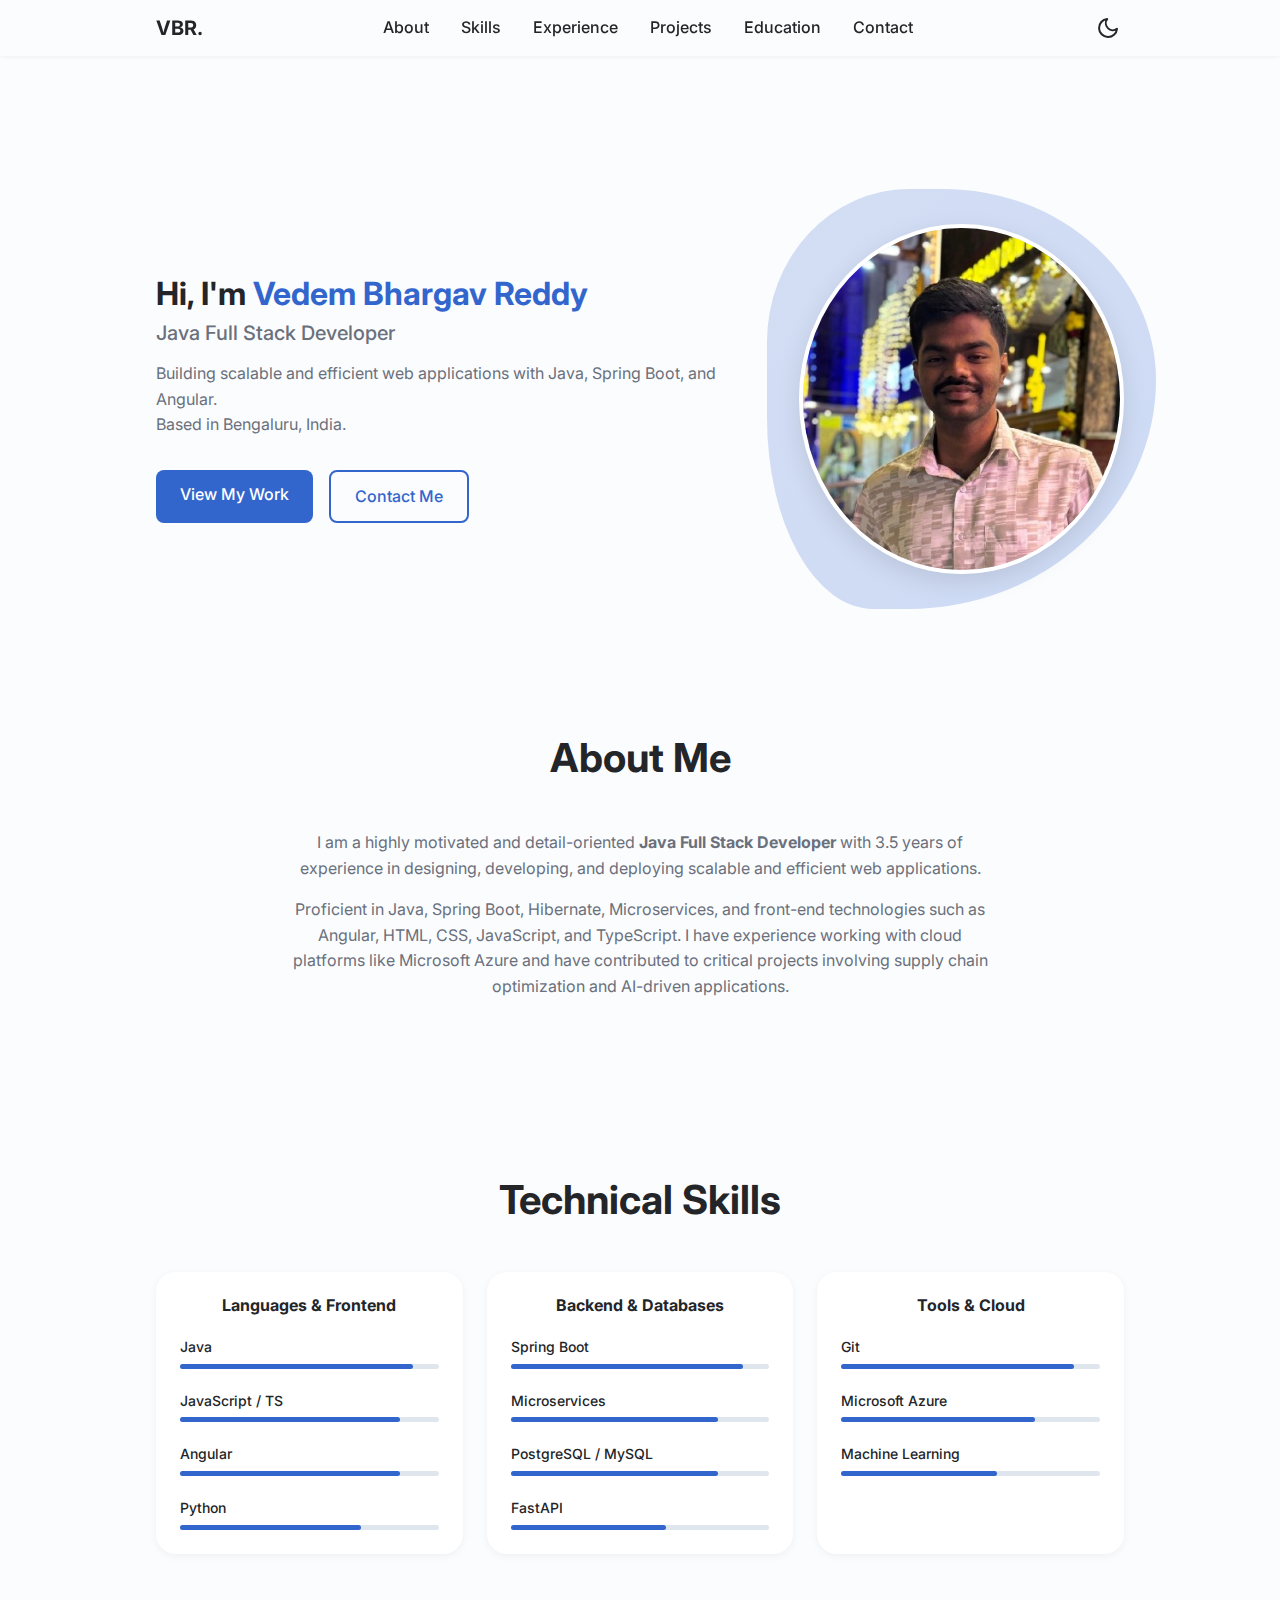
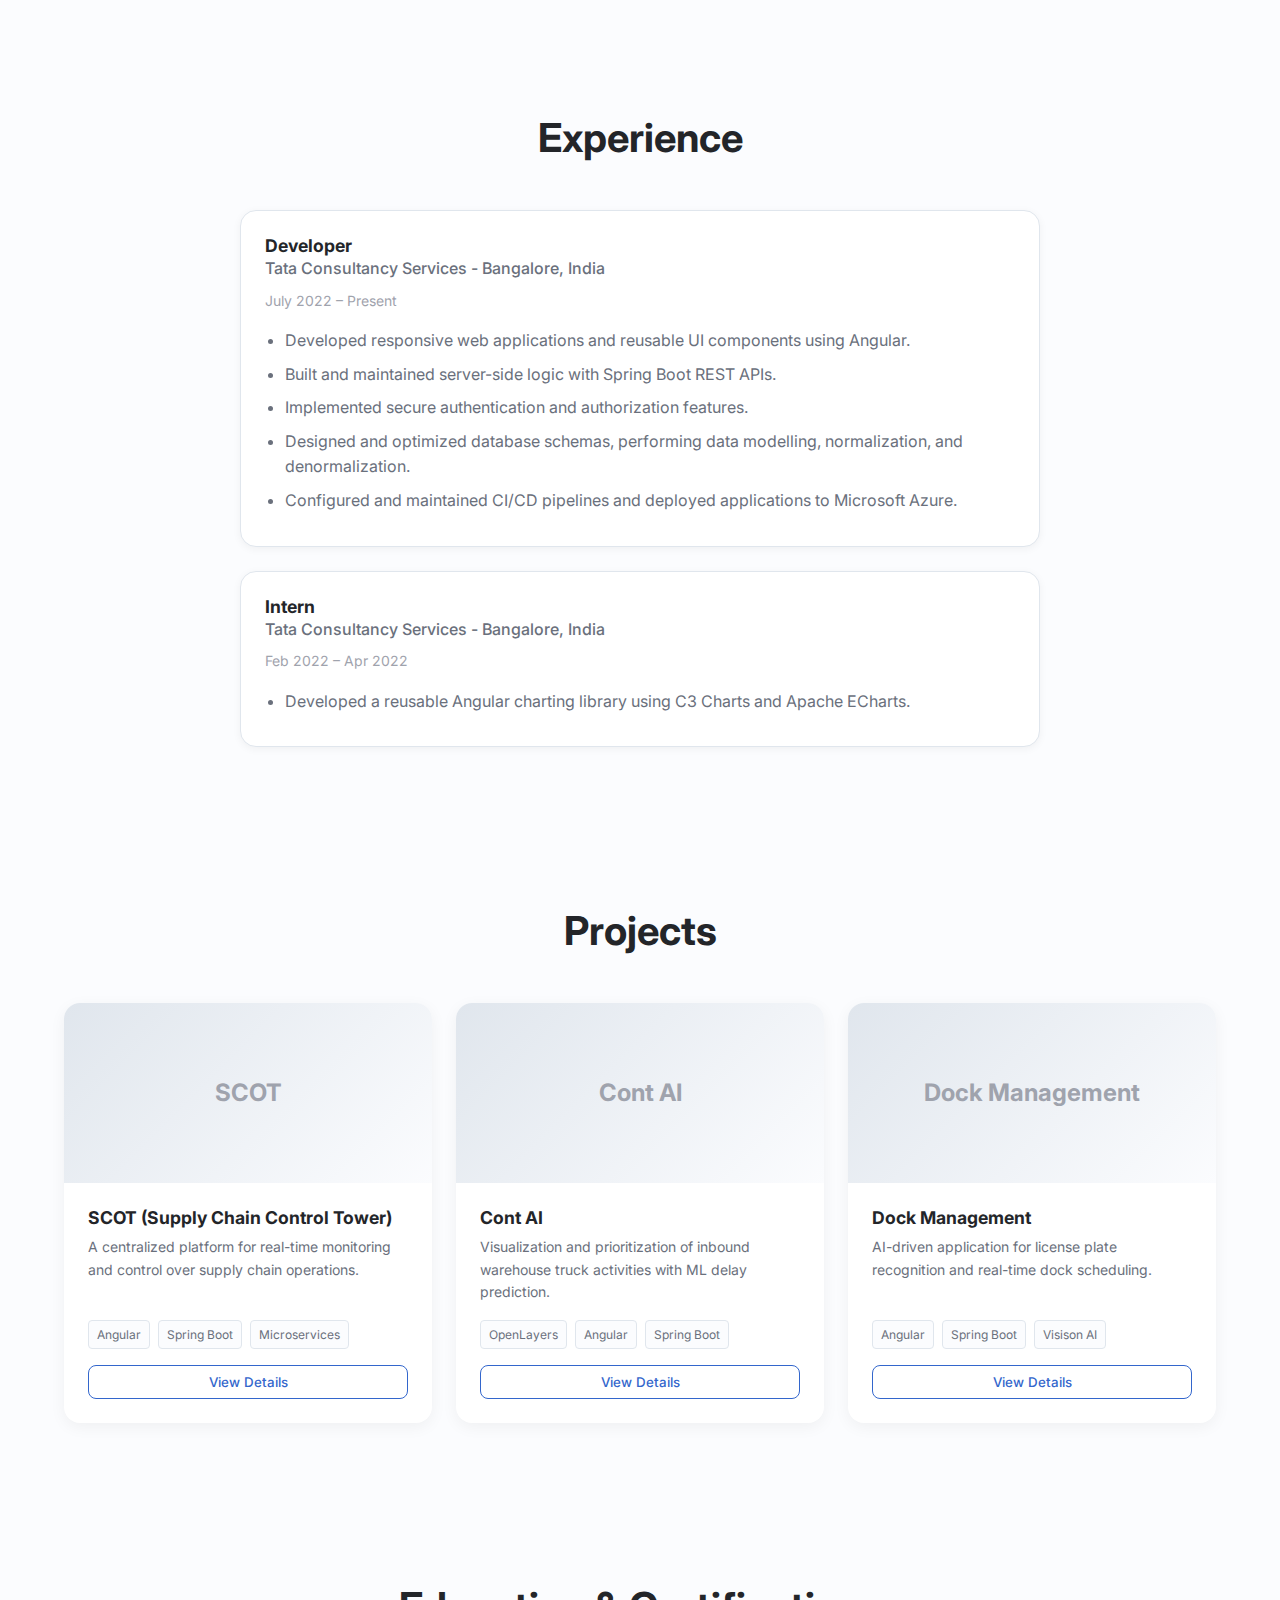
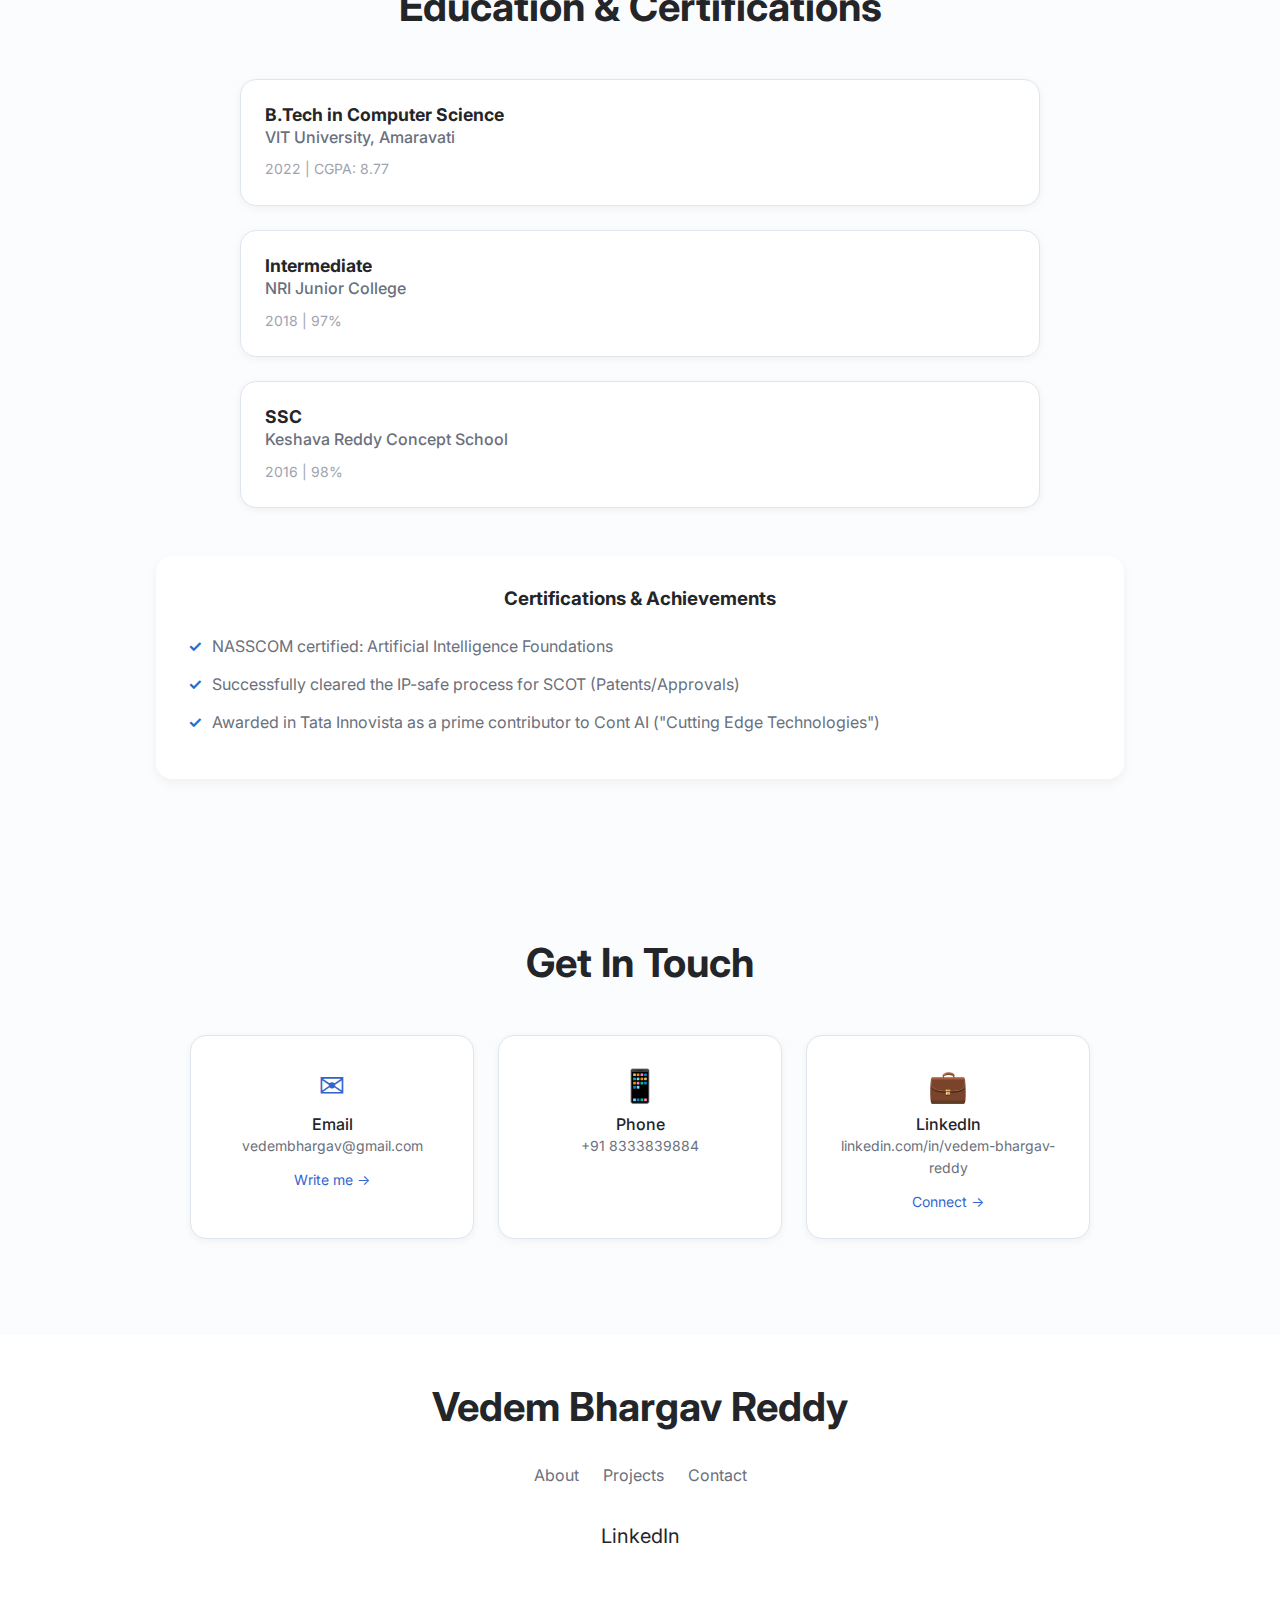
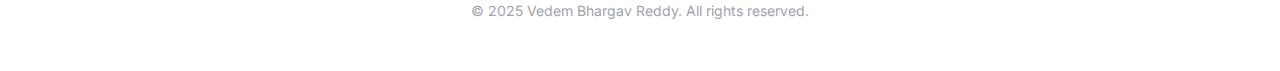
<file: index.html>
<!-- <!DOCTYPE html>
<html>
<head>
  <meta http-equiv="refresh" content="0; URL=https://bhargavvedem.github.io/portfolio/dec0625/index.html
" />
  <title>Redirecting...</title>
</head>
<body>
  If you are not redirected automatically, <a href="061225/index.html">click here</a>.
</body>
</html> -->





<!DOCTYPE html>
<html lang="en" class="light">

<head>
    <meta charset="UTF-8">
    <meta name="viewport" content="width=device-width, initial-scale=1.0">
    <meta name="description"
        content="Portfolio of Vedem Bhargav Reddy, a Java Full Stack Developer specializing in Spring Boot, Angular, and Scalable Web Applications.">
    <meta property="og:title" content="Vedem Bhargav Reddy | Java Full Stack Developer">
    <meta property="og:description" content="View my projects, skills, and experience.">
    <meta property="og:imgae" content="profile_pic.jpg">
    <title>Vedem Bhargav Reddy | Java Full Stack Developer</title>
    <link rel="stylesheet" href="styles.css">
    <link rel="preconnect" href="https://fonts.googleapis.com">
    <link rel="preconnect" href="https://fonts.gstatic.com" crossorigin>
    <link href="https://fonts.googleapis.com/css2?family=Inter:wght@400;500;600;700&display=swap" rel="stylesheet">
</head>

<body>
    <a href="#main-content" class="skip-link">Skip to main content</a>

    <header class="header">
        <div class="container header__container">
            <a href="#" class="logo">VBR.</a>
            <nav class="nav" id="nav-menu" aria-label="Main Navigation">
                <ul class="nav__list">
                    <li><a href="#about" class="nav__link">About</a></li>
                    <li><a href="#skills" class="nav__link">Skills</a></li>
                    <li><a href="#experience" class="nav__link">Experience</a></li>
                    <li><a href="#projects" class="nav__link">Projects</a></li>
                    <li><a href="#education" class="nav__link">Education</a></li>
                    <li><a href="#contact" class="nav__link">Contact</a></li>
                </ul>
                <button class="nav__close" id="nav-close" aria-label="Close menu">&times;</button>
            </nav>
            <div class="header__actions">
                <button class="theme-toggle" id="theme-toggle" aria-label="Toggle dark mode">
                    <svg class="theme-icon light-icon" viewBox="0 0 24 24" width="24" height="24" stroke="currentColor"
                        stroke-width="2" fill="none" stroke-linecap="round" stroke-linejoin="round">
                        <circle cx="12" cy="12" r="5"></circle>
                        <line x1="12" y1="1" x2="12" y2="3"></line>
                        <line x1="12" y1="21" x2="12" y2="23"></line>
                        <line x1="4.22" y1="4.22" x2="5.64" y2="5.64"></line>
                        <line x1="18.36" y1="18.36" x2="19.78" y2="19.78"></line>
                        <line x1="1" y1="12" x2="3" y2="12"></line>
                        <line x1="21" y1="12" x2="23" y2="12"></line>
                        <line x1="4.22" y1="19.78" x2="5.64" y2="18.36"></line>
                        <line x1="18.36" y1="5.64" x2="19.78" y2="4.22"></line>
                    </svg>
                    <svg class="theme-icon dark-icon" viewBox="0 0 24 24" width="24" height="24" stroke="currentColor"
                        stroke-width="2" fill="none" stroke-linecap="round" stroke-linejoin="round">
                        <path d="M21 12.79A9 9 0 1 1 11.21 3 7 7 0 0 0 21 12.79z"></path>
                    </svg>
                </button>
                <button class="nav__toggle" id="nav-toggle" aria-label="Open menu">
                    <span class="hamburger"></span>
                </button>
            </div>
        </div>
    </header>

    <main id="main-content">
        <!-- Hero Section -->
        <section class="hero section" id="home">
            <div class="container hero__container">
                <div class="hero__content">
                    <h1 class="hero__title">Hi, I'm <span class="highlight">Vedem Bhargav Reddy</span></h1>
                    <h2 class="hero__subtitle">Java Full Stack Developer</h2>
                    <p class="hero__description">
                        Building scalable and efficient web applications with Java, Spring Boot, and Angular.
                        <br>Based in Bengaluru, India.
                    </p>
                    <div class="hero__btns">
                        <a href="#projects" class="btn btn--primary">View My Work</a>
                        <a href="#contact" class="btn btn--secondary">Contact Me</a>
                    </div>
                </div>
                <div class="hero__image-wrapper">
                    <div class="hero__blob"></div>
                    <img src="profile_pic.jpg" alt="Vedem Bhargav Reddy" class="hero__img" width="300" height="400"
                        loading="eager">
                </div>
            </div>
        </section>

        <!-- About Section -->
        <section class="about section" id="about">
            <div class="container about__container">
                <h2 class="section__title">About Me</h2>
                <div class="about__data">
                    <p class="about__description">
                        I am a highly motivated and detail-oriented <strong>Java Full Stack Developer</strong> with 3.5
                        years of experience in designing, developing, and deploying scalable and efficient web
                        applications.
                    </p>
                    <p class="about__description">
                        Proficient in Java, Spring Boot, Hibernate, Microservices, and front-end technologies such as
                        Angular, HTML, CSS, JavaScript, and TypeScript. I have experience working with cloud platforms
                        like Microsoft Azure and have contributed to critical projects involving supply chain
                        optimization and AI-driven applications.
                    </p>
                </div>
            </div>
        </section>

        <!-- Skills Section -->
        <section class="skills section" id="skills">
            <div class="container">
                <h2 class="section__title">Technical Skills</h2>
                <div class="skills__container grid">
                    <!-- Skills Group 1 -->
                    <div class="skills__content">
                        <h3 class="skills__title">Languages & Frontend</h3>
                        <div class="skills__box">
                            <div class="skills__group">
                                <div class="skills__data">
                                    <h4 class="skills__name">Java</h4>
                                    <div class="skills__bar"><span class="skills__percentage"
                                            style="width: 90%;"></span></div>
                                </div>
                                <div class="skills__data">
                                    <h4 class="skills__name">JavaScript / TS</h4>
                                    <div class="skills__bar"><span class="skills__percentage"
                                            style="width: 85%;"></span></div>
                                </div>
                                <div class="skills__data">
                                    <h4 class="skills__name">Angular</h4>
                                    <div class="skills__bar"><span class="skills__percentage"
                                            style="width: 85%;"></span></div>
                                </div>
                                <div class="skills__data">
                                    <h4 class="skills__name">Python</h4>
                                    <div class="skills__bar"><span class="skills__percentage"
                                            style="width: 70%;"></span></div>
                                </div>
                            </div>
                        </div>
                    </div>

                    <!-- Skills Group 2 -->
                    <div class="skills__content">
                        <h3 class="skills__title">Backend & Databases</h3>
                        <div class="skills__box">
                            <div class="skills__group">
                                <div class="skills__data">
                                    <h4 class="skills__name">Spring Boot</h4>
                                    <div class="skills__bar"><span class="skills__percentage"
                                            style="width: 90%;"></span></div>
                                </div>
                                <div class="skills__data">
                                    <h4 class="skills__name">Microservices</h4>
                                    <div class="skills__bar"><span class="skills__percentage"
                                            style="width: 80%;"></span></div>
                                </div>
                                <div class="skills__data">
                                    <h4 class="skills__name">PostgreSQL / MySQL</h4>
                                    <div class="skills__bar"><span class="skills__percentage"
                                            style="width: 80%;"></span></div>
                                </div>
                                <div class="skills__data">
                                    <h4 class="skills__name">FastAPI</h4>
                                    <div class="skills__bar"><span class="skills__percentage"
                                            style="width: 60%;"></span></div>
                                </div>
                            </div>
                        </div>
                    </div>

                    <!-- Skills Group 3 -->
                    <div class="skills__content">
                        <h3 class="skills__title">Tools & Cloud</h3>
                        <div class="skills__box">
                            <div class="skills__group">
                                <div class="skills__data">
                                    <h4 class="skills__name">Git</h4>
                                    <div class="skills__bar"><span class="skills__percentage"
                                            style="width: 90%;"></span></div>
                                </div>
                                <div class="skills__data">
                                    <h4 class="skills__name">Microsoft Azure</h4>
                                    <div class="skills__bar"><span class="skills__percentage"
                                            style="width: 75%;"></span></div>
                                </div>
                                <div class="skills__data">
                                    <h4 class="skills__name">Machine Learning</h4>
                                    <div class="skills__bar"><span class="skills__percentage"
                                            style="width: 60%;"></span></div>
                                </div>
                            </div>
                        </div>
                    </div>
                </div>
            </div>
        </section>

        <!-- Experience Section -->
        <section class="experience section" id="experience">
            <div class="container about__container">
                <h2 class="section__title">Experience</h2>
                <div class="experience__container">

                    <div class="experience__card">
                        <div class="experience__header">
                            <h3 class="experience__role">Developer</h3>
                            <span class="experience__company">Tata Consultancy Services - Bangalore, India</span>
                            <span class="experience__date">July 2022 – Present</span>
                        </div>
                        <ul class="experience__list">
                            <li>Developed responsive web applications and reusable UI components using Angular.</li>
                            <li>Built and maintained server-side logic with Spring Boot REST APIs.</li>
                            <li>Implemented secure authentication and authorization features.</li>
                            <li>Designed and optimized database schemas, performing data modelling, normalization, and
                                denormalization.</li>
                            <li>Configured and maintained CI/CD pipelines and deployed applications to Microsoft Azure.
                            </li>
                        </ul>
                    </div>

                    <div class="experience__card">
                        <div class="experience__header">
                            <h3 class="experience__role">Intern</h3>
                            <span class="experience__company">Tata Consultancy Services - Bangalore, India</span>
                            <span class="experience__date">Feb 2022 – Apr 2022</span>
                        </div>
                        <ul class="experience__list">
                            <li>Developed a reusable Angular charting library using C3 Charts and Apache ECharts.</li>
                        </ul>
                    </div>

                </div>
            </div>
        </section>

        <!-- Projects Section -->
        <section class="projects section" id="projects">
            <div class="container__large">
                <h2 class="section__title">Projects</h2>
                <div class="projects__container grid">

                    <!-- Project 1 -->
                    <article class="project__card" data-id="1">
                        <div class="project__img-box">
                            <div class="project__placeholder-img">SCOT</div>
                        </div>
                        <div class="project__content">
                            <h3 class="project__title">SCOT (Supply Chain Control Tower)</h3>
                            <p class="project__description">A centralized platform for real-time monitoring and control
                                over supply chain operations.</p>
                            <div class="project__tags">
                                <span>Angular</span><span>Spring Boot</span><span>Microservices</span>
                            </div>
                            <button class="btn btn--sm btn--outline project__modal-btn">View Details</button>
                        </div>
                    </article>

                    <!-- Project 2 -->
                    <article class="project__card" data-id="2">
                        <div class="project__img-box">
                            <div class="project__placeholder-img">Cont AI</div>
                        </div>
                        <div class="project__content">
                            <h3 class="project__title">Cont AI</h3>
                            <p class="project__description">Visualization and prioritization of inbound warehouse truck
                                activities with ML delay prediction.</p>
                            <div class="project__tags">
                                <span>OpenLayers</span><span>Angular</span><span>Spring Boot</span>
                            </div>
                            <button class="btn btn--sm btn--outline project__modal-btn">View Details</button>
                        </div>
                    </article>

                    <!-- Project 3 -->
                    <article class="project__card" data-id="3">
                        <div class="project__img-box">
                            <div class="project__placeholder-img">Dock Management</div>
                        </div>
                        <div class="project__content">
                            <h3 class="project__title">Dock Management</h3>
                            <p class="project__description">AI-driven application for license plate recognition and
                                real-time dock scheduling.</p>
                            <div class="project__tags">
                                <span>Angular</span><span>Spring Boot</span><span>Visison AI</span>
                                <!-- <span>WebSockets</span> -->
                            </div>
                            <button class="btn btn--sm btn--outline project__modal-btn">View Details</button>
                        </div>
                    </article>

                    <!-- Placeholder Projects to fill grid to 6 -->
                    <!-- <article class="project__card" data-id="4">
                        <div class="project__img-box">
                            <div class="project__placeholder-img">Portfolio V1</div>
                        </div>
                        <div class="project__content">
                            <h3 class="project__title">Personal Portfolio</h3>
                            <p class="project__description">A responsive portfolio website built with vanilla HTML, CSS,
                                and JavaScript.</p>
                            <div class="project__tags">
                                <span>HTML</span><span>CSS</span><span>JavaScript</span>
                            </div>
                            <button class="btn btn--sm btn--outline project__modal-btn">View Details</button>
                        </div>
                    </article>

                    <article class="project__card" data-id="5">
                        <div class="project__img-box">
                            <div class="project__placeholder-img">E-Commerce API</div>
                        </div>
                        <div class="project__content">
                            <h3 class="project__title">E-Commerce REST API</h3>
                            <p class="project__description">A scalable backend API for an e-commerce platform with
                                payment gateway integration.</p>
                            <div class="project__tags">
                                <span>Java</span><span>Spring Boot</span><span>MySQL</span>
                            </div>
                            <button class="btn btn--sm btn--outline project__modal-btn">View Details</button>
                        </div>
                    </article>

                    <article class="project__card" data-id="6">
                        <div class="project__img-box">
                            <div class="project__placeholder-img">Task Tracker</div>
                        </div>
                        <div class="project__content">
                            <h3 class="project__title">Task Tracker App</h3>
                            <p class="project__description">A productivity application for managing daily tasks and
                                sprints.</p>
                            <div class="project__tags">
                                <span>Angular</span><span>Firebase</span><span>TypeScript</span>
                            </div>
                            <button class="btn btn--sm btn--outline project__modal-btn">View Details</button>
                        </div>
                    </article> -->

                </div>
            </div>
        </section>

        <!-- Education Section -->
        <section class="education section" id="education">
            <div class="container about__container">
                <h2 class="section__title">Education & Certifications</h2>
                <div class="education__grid">
                    <div class="education__card">
                        <h3 class="education__degree">B.Tech in Computer Science</h3>
                        <p class="education__school">VIT University, Amaravati</p>
                        <p class="education__year">2022 | CGPA: 8.77</p>
                    </div>
                    <div class="education__card">
                        <h3 class="education__degree">Intermediate</h3>
                        <p class="education__school">NRI Junior College</p>
                        <p class="education__year">2018 | 97%</p>
                    </div>
                    <div class="education__card">
                        <h3 class="education__degree">SSC</h3>
                        <p class="education__school">Keshava Reddy Concept School</p>
                        <p class="education__year">2016 | 98%</p>
                    </div>
                </div>

                <div class="certifications__box">
                    <h3 class="certifications__title">Certifications & Achievements</h3>
                    <ul class="certifications__list">
                        <li>NASSCOM certified: Artificial Intelligence Foundations</li>
                        <li>Successfully cleared the IP-safe process for SCOT (Patents/Approvals)</li>
                        <li>Awarded in Tata Innovista as a prime contributor to Cont AI ("Cutting Edge Technologies")
                        </li>
                    </ul>
                </div>
            </div>
        </section>

        <!-- Contact Section -->
        <section class="contact section" id="contact">
            <div class="container contact__container">
                <h2 class="section__title">Get In Touch</h2>
                <div class="contact__content">
                    <div class="contact__info">
                        <div class="contact__card">
                            <i class="contact__icon">✉</i>
                            <h3 class="contact__card-title">Email</h3>
                            <span class="contact__card-data">vedembhargav@gmail.com</span>
                            <a href="https://mail.google.com" target="_blank" class="contact__button">Write me <span
                                    class="contact__arrow">→</span></a>
                        </div>
                        <div class="contact__card">
                            <i class="contact__icon">📱</i>
                            <h3 class="contact__card-title">Phone</h3>
                            <span class="contact__card-data">+91 8333839884</span>
                        </div>
                        <div class="contact__card">
                            <i class="contact__icon">💼</i>
                            <h3 class="contact__card-title">LinkedIn</h3>
                            <span class="contact__card-data">linkedin.com/in/vedem-bhargav-reddy</span>
                            <a href="https://www.linkedin.com/in/vedem-bhargav-reddy-66547820b/" target="_blank"
                                rel="noreferrer" class="contact__button">Connect <span
                                    class="contact__arrow">→</span></a>
                        </div>
                    </div>
                </div>
            </div>
        </section>
    </main>

    <footer class="footer">
        <div class="container footer__container">
            <h1 class="footer__title">Vedem Bhargav Reddy</h1>
            <ul class="footer__list">
                <li><a href="#about" class="footer__link">About</a></li>
                <li><a href="#projects" class="footer__link">Projects</a></li>
                <li><a href="#contact" class="footer__link">Contact</a></li>
            </ul>
            <div class="footer__social">
                <a href="https://www.linkedin.com/in/vedem-bhargav-reddy-66547820b/" class="footer__social-link"
                    target="_blank" aria-label="LinkedIn">
                    LinkedIn
                </a>
            </div>
            <span class="footer__copy">&#169; 2025 Vedem Bhargav Reddy. All rights reserved.</span>
        </div>
    </footer>

    <!-- Project Modals handled by JS -->
    <div class="modal" id="project-modal" aria-hidden="true">
        <div class="modal__overlay" tabindex="-1" data-close></div>
        <div class="modal__container" role="dialog" aria-modal="true">
            <button class="modal__close" aria-label="Close modal" data-close>&times;</button>
            <div class="modal__content" id="modal-content">
                <!-- Content injected by JS -->
            </div>
        </div>
    </div>

    <!-- Hidden data for projects to be used by JS -->
    <script id="projects-data" type="application/json">
        [
            {
                "id": 1,
                "title": "SCOT (Supply Chain Control Tower)",
                "img": "SCOT",
                "desc": "A centralized platform that offers real-time monitoring, visibility, and control over supply chain operations. Enables optimization and rapid response by acting as the nerve center of the supply chain.",
                "tech": ["Angular", "Spring Boot", "Microservices"],
                "details": "Contributions: Integrated with ERP, WMS, and TMS systems. Deployed SCOT in production environments."
            },
            {
                "id": 2,
                "title": "Cont AI",
                "img": "Cont AI",
                "desc": "Provides visualization and prioritization of inbound warehouse truck activities. Includes a Machine Learning model for delay prediction without using external APIs. Offers PO visibility on OpenLayers maps across various logistics nodes (ships, trucks, ports, warehouses), with what-if simulations and hot receipt prioritization.",
                "tech": ["Machine Learning", "OpenLayers", "Angular", "Spring Boot", "Python"],
                "details": "Contributions: Developed reusable charting library, Designed real-time data models and analytics structures."
            },
            {
                "id": 3,
                "title": "Dock Management",
                "img": "Dock Mgmt",
                "desc": "AI-driven application for license plate recognition at warehouse entry. Utilizes WebSockets to trigger events to WMS when truck enters, enabling real-time dock scheduling.",
                "tech": ["AI", "WebSockets", "Angular", "Spring Boot"],
                "details": "Contributions: Developed APIs for system inter-operability."
            },
             {
                "id": 4,
                "title": "Personal Portfolio",
                "img": "Portfolio",
                "desc": "A responsive portfolio website built with vanilla HTML, CSS, and JavaScript. Features a dark mode toggle, responsive design, and accessible components.",
                "tech": ["HTML5", "CSS3", "JavaScript"],
                "details": "Demonstrates semantic HTML, BEM CSS architecture, and progressive enhancement."
            },
            {
                "id": 5,
                "title": "E-Commerce REST API",
                "img": "API",
                "desc": "A scalable backend service for an online store. Handles user authentication, product catalog, cart management, and order processing.",
                "tech": ["Java", "Spring Boot", "JPA", "MySQL"],
                "details": "Focus on clean architecture, DTO pattern, and secure API endpoints."
            },
            {
                "id": 6,
                "title": "Task Tracker App",
                "img": "Tracker",
                "desc": "A kanban-style task management application. Users can create, move, and delete tasks across different stages of development.",
                "tech": ["Angular", "TypeScript", "Firebase"],
                "details": "Real-time updates using Firebase Firestore and reactive forms in Angular."
            }
        ]
    </script>

    <script src="script.js"></script>
</body>

</html>
</file>
<file: styles.css>
/* ==================================
   1. VARIABLES & RESET
   ================================== */
:root {
    /* Colors - Light Theme (Default) */
    --hue: 220;
    --sat: 60%;
    --lig: 50%;

    --first-color: hsl(var(--hue), var(--sat), var(--lig));
    --first-color-alt: hsl(var(--hue), var(--sat), 40%);
    --title-color: hsl(var(--hue), 8%, 15%);
    --text-color: hsl(var(--hue), 8%, 45%);
    --text-color-light: hsl(var(--hue), 8%, 65%);
    --body-color: hsl(var(--hue), 60%, 99%);
    --container-color: #fff;
    --border-color: #e0e6ed;
    --accent-color: hsl(var(--hue), 80%, 45%);

    /* Fonts */
    --body-font: 'Inter', system-ui, -apple-system, sans-serif;
    --h1-font-size: clamp(2rem, 5vw, 3.5rem);
    --h2-font-size: clamp(1.5rem, 4vw, 2.5rem);
    --h3-font-size: 1.25rem;
    --normal-font-size: 1rem;
    --small-font-size: 0.875rem;
    --tiny-font-size: 0.75rem;

    /* Spacing */
    --mb-0-5: 0.5rem;
    --mb-1: 1rem;
    --mb-1-5: 1.5rem;
    --mb-2: 2rem;
    --mb-3: 3rem;

    /* Z-index */
    --z-tooltip: 10;
    --z-fixed: 100;
    --z-modal: 1000;
}

/* Dark Theme Variables */
[class="dark"] {
    --title-color: hsl(var(--hue), 8%, 95%);
    --text-color: hsl(var(--hue), 8%, 75%);
    --body-color: hsl(var(--hue), 28%, 12%);
    --container-color: hsl(var(--hue), 29%, 16%);
    --border-color: hsl(var(--hue), 29%, 24%);
}

/* Reset */
*,
*::before,
*::after {
    box-sizing: border-box;
    margin: 0;
    padding: 0;
}

html {
    scroll-behavior: smooth;
}

body {
    font-family: var(--body-font);
    font-size: var(--normal-font-size);
    background-color: var(--body-color);
    color: var(--text-color);
    transition: background-color 0.3s, color 0.3s;
    line-height: 1.6;
}

h1,
h2,
h3,
h4 {
    color: var(--title-color);
    font-weight: 700;
    line-height: 1.2;
}

ul {
    list-style: none;
}

a {
    text-decoration: none;
    color: inherit;
}

img {
    max-width: 100%;
    height: auto;
    display: block;
}

button {
    cursor: pointer;
    border: none;
    outline: none;
    background: none;
    font-family: inherit;
}

/* Layout */
.container {
    max-width: 968px;
    margin-left: var(--mb-1-5);
    margin-right: var(--mb-1-5);
}

.container__large {
    max-width: 1200px;
    margin-left: auto;
    margin-right: auto;
    padding-left: var(--mb-1-5);
    padding-right: var(--mb-1-5);
}

.grid {
    display: grid;
    gap: 1.5rem;
}

.section {
    padding: 6rem 0 2rem;
}

.section__title {
    font-size: var(--h2-font-size);
    color: var(--title-color);
    text-align: center;
    margin-bottom: var(--mb-3);
}

.main {
    overflow: hidden;
    /* Prevent overflow from animations */
}

/* ==================================
   2. HEADER & NAV
   ================================== */
.header {
    width: 100%;
    position: fixed;
    top: 0;
    left: 0;
    z-index: var(--z-fixed);
    background-color: var(--body-color);
    box-shadow: 0 1px 4px rgba(0, 0, 0, 0.05);
    transition: background-color 0.3s, box-shadow 0.3s;
}

.header__container {
    height: 3.5rem;
    display: flex;
    justify-content: space-between;
    align-items: center;
}

.logo {
    color: var(--title-color);
    font-weight: 700;
    font-size: 1.25rem;
}

.nav__list {
    display: flex;
    column-gap: 2rem;
}

.nav__link {
    color: var(--title-color);
    font-weight: 500;
    transition: 0.3s;
}

.nav__link:hover {
    color: var(--first-color);
}

.nav__toggle,
.nav__close {
    display: none;
}

.theme-toggle {
    color: var(--title-color);
    display: flex;
    align-items: center;
    justify-content: center;
    padding: 0.25rem;
    border-radius: 50%;
    transition: 0.3s;
}

.theme-toggle:hover {
    background-color: var(--container-color);
}

.theme-icon {
    display: none;
}

/* Theme Icon Logic */
html.light .dark-icon {
    display: block;
}

html.dark .light-icon {
    display: block;
}

/* Skip Link */
.skip-link {
    position: absolute;
    top: -100px;
    left: 0;
    background: var(--first-color);
    color: white;
    padding: 8px;
    z-index: 1000;
}

.skip-link:focus {
    top: 0;
}

/* ==================================
   3. HERO SECTION
   ================================== */
.hero__container {
    display: flex;
    flex-direction: column-reverse;
    /* Mobile First: Text below image usually, but here designs differ. */
    align-items: center;
    gap: 2rem;
    padding-top: 2rem;
}

.hero__content {
    text-align: center;
}

.hero__title {
    margin-bottom: var(--mb-0-5);
}

.highlight {
    color: var(--first-color);
}

.hero__subtitle {
    font-size: var(--h3-font-size);
    color: var(--text-color);
    font-weight: 500;
    margin-bottom: var(--mb-1);
}

.hero__description {
    margin-bottom: var(--mb-2);
}

.hero__btns {
    display: flex;
    justify-content: center;
    gap: 1rem;
}

.btn {
    display: inline-block;
    padding: 0.75rem 1.5rem;
    border-radius: 0.5rem;
    font-weight: 500;
    transition: 0.3s;
}

.btn--primary {
    background-color: var(--first-color);
    color: #fff;
}

.btn--primary:hover {
    background-color: var(--first-color-alt);
}

.btn--secondary {
    background-color: transparent;
    color: var(--first-color);
    border: 2px solid var(--first-color);
}

.btn--secondary:hover {
    background-color: var(--first-color);
    color: #fff;
}

.hero__image-wrapper {
    position: relative;
    width: 200px;
    height: 200px;
}

.hero__img {
    width: 100%;
    height: 100%;
    object-fit: cover;
    border-radius: 50%;
    position: relative;
    z-index: 1;
    border: 4px solid var(--container-color);
    box-shadow: 0 8px 24px rgba(0, 0, 0, 0.1);
}

/* Blob Animation (CSS Only) */
.hero__blob {
    position: absolute;
    top: -10%;
    left: -10%;
    width: 120%;
    height: 120%;
    background: linear-gradient(135deg, var(--first-color) 0%, var(--accent-color) 100%);
    border-radius: 40% 60% 70% 30% / 40% 50% 60% 50%;
    opacity: 0.2;
    animation: blob 8s linear infinite;
    z-index: 0;
}

@keyframes blob {

    0%,
    100% {
        border-radius: 40% 60% 70% 30% / 40% 50% 60% 50%;
    }

    33% {
        border-radius: 60% 40% 30% 70% / 60% 30% 70% 40%;
    }

    66% {
        border-radius: 30% 60% 70% 40% / 50% 60% 30% 60%;
    }
}

/* ==================================
   4. ABOUT & SKILLS
   ================================== */
.about__data {
    text-align: center;
    max-width: 700px;
    margin: 0 auto;
}

.about__description {
    margin-bottom: var(--mb-1);
}

.skills__container {
    grid-template-columns: repeat(auto-fit, minmax(250px, 1fr));
}

.skills__content {
    background-color: var(--container-color);
    padding: 1.5rem;
    border-radius: 1.25rem;
    box-shadow: 0 2px 8px rgba(0, 0, 0, 0.05);
}

.skills__title {
    font-size: var(--normal-font-size);
    margin-bottom: var(--mb-1-5);
    text-align: center;
}

.skills__group {
    display: flex;
    flex-direction: column;
    gap: 1.5rem;
}

.skills__data {
    width: 100%;
}

.skills__name {
    display: flex;
    justify-content: space-between;
    font-weight: 500;
    margin-bottom: 0.5rem;
    font-size: var(--small-font-size);
}

.skills__bar {
    height: 5px;
    border-radius: 0.25rem;
    background-color: var(--border-color);
}

.skills__percentage {
    display: block;
    height: 5px;
    border-radius: 0.25rem;
    background-color: var(--first-color);
}

/* ==================================
   5. EXPERIENCE & EDUCATION
   ================================== */
.experience__container,
.education__grid {
    display: grid;
    gap: 1.5rem;
    max-width: 800px;
    margin: 0 auto;
}

.experience__card,
.education__card,
.contact__card {
    background-color: var(--container-color);
    padding: 1.5rem;
    border-radius: 1rem;
    box-shadow: 0 2px 8px rgba(0, 0, 0, 0.05);
    border: 1px solid var(--border-color);
}

.experience__header {
    display: flex;
    flex-direction: column;
    margin-bottom: 1rem;
}

.experience__role,
.education__degree {
    font-size: 1.1rem;
    color: var(--title-color);
}

.experience__company,
.education__school {
    font-weight: 500;
    color: var(--text-color);
}

.experience__date,
.education__year {
    font-size: var(--small-font-size);
    color: var(--text-color-light);
    margin-top: 0.5rem;
}

.experience__list {
    list-style: disc;
    padding-left: 1.25rem;
}

.experience__list li {
    margin-bottom: 0.5rem;
}

.certifications__box {
    margin-top: 3rem;
    background-color: var(--container-color);
    padding: 2rem;
    border-radius: 1rem;
    box-shadow: 0 4px 12px rgba(0, 0, 0, 0.05);
}

.certifications__title {
    text-align: center;
    margin-bottom: 1.5rem;
}

.certifications__list li {
    margin-bottom: 0.75rem;
    position: relative;
    padding-left: 1.5rem;
}

.certifications__list li::before {
    content: "✓";
    position: absolute;
    left: 0;
    color: var(--first-color);
    font-weight: bold;
}

/* ==================================
   6. PROJECTS
   ================================== */
.projects__container {
    grid-template-columns: repeat(auto-fill, minmax(280px, 1fr));
}

.project__card {
    background-color: var(--container-color);
    border-radius: 1rem;
    overflow: hidden;
    box-shadow: 0 4px 16px rgba(0, 0, 0, 0.05);
    transition: 0.3s;
    display: flex;
    flex-direction: column;
}

.project__card:hover {
    transform: translateY(-5px);
    box-shadow: 0 8px 24px rgba(0, 0, 0, 0.1);
}

.project__img-box {
    height: 180px;
    background-color: var(--border-color);
    display: flex;
    align-items: center;
    justify-content: center;
    color: var(--text-color-light);
    font-weight: 700;
    font-size: 1.5rem;
}

.project__placeholder-img {
    width: 100%;
    height: 100%;
    display: flex;
    align-items: center;
    justify-content: center;
    background: linear-gradient(135deg, var(--border-color) 0%, var(--body-color) 100%);
}

.project__content {
    padding: 1.5rem;
    flex: 1;
    display: flex;
    flex-direction: column;
}

.project__title {
    font-size: 1.1rem;
    margin-bottom: 0.5rem;
}

.project__description {
    font-size: var(--small-font-size);
    margin-bottom: 1rem;
    flex: 1;
    /* Pushes button down */
}

.project__tags {
    display: flex;
    flex-wrap: wrap;
    gap: 0.5rem;
    margin-bottom: 1rem;
}

.project__tags span {
    background-color: var(--body-color);
    color: var(--text-color);
    font-size: var(--tiny-font-size);
    padding: 0.25rem 0.5rem;
    border-radius: 0.25rem;
    border: 1px solid var(--border-color);
}

.btn--outline {
    border: 1px solid var(--first-color);
    color: var(--first-color);
    padding: 0.5rem 1rem;
    width: 100%;
    text-align: center;
}

.btn--outline:hover {
    background-color: var(--first-color);
    color: #fff;
}

/* ==================================
   7. CONTACT & FOOTER
   ================================== */
.contact__content {
    display: flex;
    justify-content: center;
}

.contact__info {
    display: flex;
    flex-wrap: wrap;
    justify-content: center;
    gap: 1.5rem;
    width: 100%;
    max-width: 900px;
}

.contact__card {
    background-color: var(--container-color);
    padding: 1.5rem;
    border-radius: 1rem;
    box-shadow: 0 2px 8px rgba(0, 0, 0, 0.05);
    border: 1px solid var(--border-color);
    text-align: center;
    flex: 1 1 250px;
    /* Grow, shrink, base width */
    max-width: 350px;
    display: flex;
    flex-direction: column;
    align-items: center;
}

.contact__icon {
    font-size: 2rem;
    color: var(--first-color);
    margin-bottom: 0.25rem;
    font-style: normal;
}

.contact__card-title {
    font-size: var(--normal-font-size);
    font-weight: 500;
}

.contact__card-data {
    display: block;
    margin-bottom: 0.75rem;
    font-size: var(--small-font-size);
}

.contact__button {
    color: var(--first-color);
    font-size: var(--small-font-size);
    display: flex;
    align-items: center;
    justify-content: center;
    gap: 0.25rem;
}

.contact__button:hover .contact__arrow {
    transform: translateX(0.25rem);
}

.contact__arrow {
    transition: 0.3s;
}

.footer {
    background-color: var(--container-color);
    padding: 3rem 0;
    text-align: center;
    margin-top: 4rem;
}

.footer__title {
    font-size: var(--h2-font-size);
    margin-bottom: 2rem;
}

.footer__list {
    display: flex;
    justify-content: center;
    gap: 1.5rem;
    margin-bottom: 2rem;
}

.footer__social-link {
    font-size: 1.25rem;
    color: var(--title-color);
    margin: 0 1rem;
}

.footer__copy {
    display: block;
    margin-top: 3rem;
    font-size: var(--small-font-size);
    color: var(--text-color-light);
}

/* ==================================
   8. MODAL
   ================================== */
.modal {
    position: fixed;
    top: 0;
    left: 0;
    right: 0;
    bottom: 0;
    z-index: var(--z-modal);
    display: flex;
    align-items: center;
    justify-content: center;
    opacity: 0;
    visibility: hidden;
    transition: 0.3s;
}

.modal--open {
    opacity: 1;
    visibility: visible;
}

.modal__overlay {
    position: absolute;
    top: 0;
    left: 0;
    width: 100%;
    height: 100%;
    background-color: rgba(0, 0, 0, 0.5);
    backdrop-filter: blur(4px);
}

.modal__container {
    position: relative;
    background-color: var(--container-color);
    padding: 2.5rem;
    border-radius: 1.5rem;
    width: 90%;
    max-width: 600px;
    max-height: 90vh;
    overflow-y: auto;
    z-index: 10;
    transform: translateY(100px);
    transition: 0.3s;
}

.modal--open .modal__container {
    transform: translateY(0);
}

.modal__close {
    position: absolute;
    top: 1.5rem;
    right: 1.5rem;
    font-size: 1.5rem;
    color: var(--title-color);
    cursor: pointer;
}

/* Modal Content Styles */
.modal__title {
    font-size: var(--h3-font-size);
    margin-bottom: 1rem;
    color: var(--first-color);
}

.modal__subtitle {
    font-weight: 600;
    margin-top: 1rem;
    margin-bottom: 0.5rem;
}

.modal__tech-list {
    display: flex;
    flex-wrap: wrap;
    gap: 0.5rem;
    margin: 1rem 0;
}

.modal__tech-item {
    background: var(--border-color);
    padding: 0.25rem 0.5rem;
    border-radius: 0.25rem;
    font-size: small;
}

/* ==================================
   9. MEDIA QUERIES
   ================================== */
@media screen and (min-width: 576px) {
    .projects__container {
        grid-template-columns: repeat(2, 1fr);
    }


}

@media screen and (min-width: 768px) {
    .container {
        margin-left: auto;
        margin-right: auto;
    }

    .section {
        padding: 8rem 0 2rem;
    }

    /* Header */
    .header {
        top: 0;
        bottom: initial;
        padding: 0 1rem;
    }

    .nav {
        height: auto;
    }

    .nav__list {
        display: flex;
        column-gap: 2rem;
    }

    .nav__close,
    .nav__toggle {
        display: none;
    }

    /* Hero */
    .hero__container {
        flex-direction: row;
        justify-content: center;
        gap: 4rem;
        padding-top: 6rem;
    }

    .hero__content {
        text-align: left;
    }

    .hero__btns {
        justify-content: flex-start;
    }

    .hero__image-wrapper {
        width: 350px;
        height: 350px;
    }

    .about__container {
        grid-template-columns: repeat(2, 1fr);
    }

    .projects__container {
        grid-template-columns: repeat(3, 1fr);
    }
}

@media screen and (max-width: 767px) {
    .nav {
        position: fixed;
        top: -100%;
        left: 0;
        width: 100%;
        background-color: var(--body-color);
        padding: 4rem 1.5rem;
        box-shadow: 0 4px 12px rgba(0, 0, 0, 0.1);
        transition: 0.3s;
        border-bottom-left-radius: 1rem;
        border-bottom-right-radius: 1rem;
    }

    .show-menu {
        top: 0;
        /* Show menu */
    }

    .nav__close {
        display: block;
        position: absolute;
        top: 1rem;
        right: 1.5rem;
        font-size: 1.5rem;
        color: var(--title-color);
        cursor: pointer;
    }

    .nav__toggle {
        display: block;
        font-size: 1.25rem;
        cursor: pointer;
    }

    .nav__list {
        display: flex;
        flex-direction: column;
        align-items: center;
        row-gap: 1.5rem;
    }

    .header__actions {
        display: flex;
        gap: 1rem;
        align-items: center;
    }
}

/* Reduced Motion */
@media (prefers-reduced-motion: reduce) {

    *,
    *::before,
    *::after {
        animation-duration: 0.01ms !important;
        animation-iteration-count: 1 !important;
        transition-duration: 0.01ms !important;
        scroll-behavior: auto !important;
    }
}
</file>
